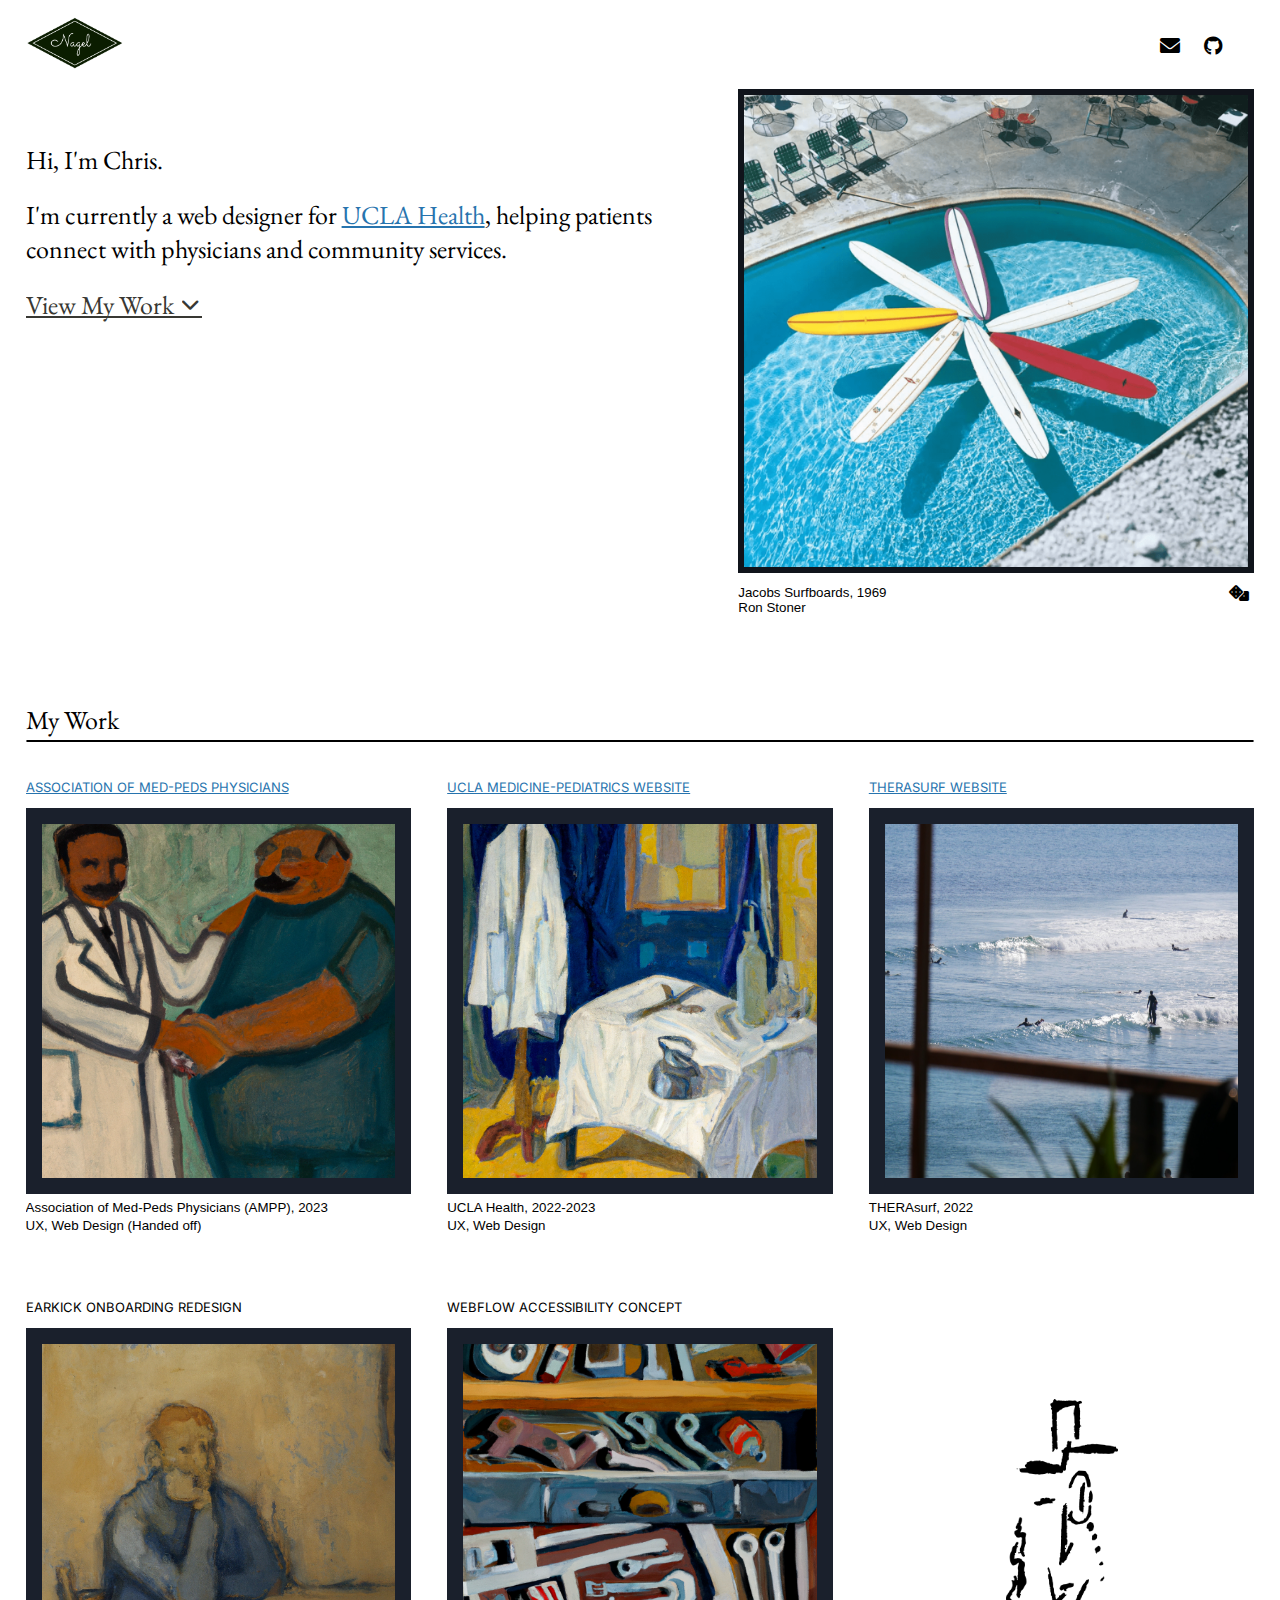
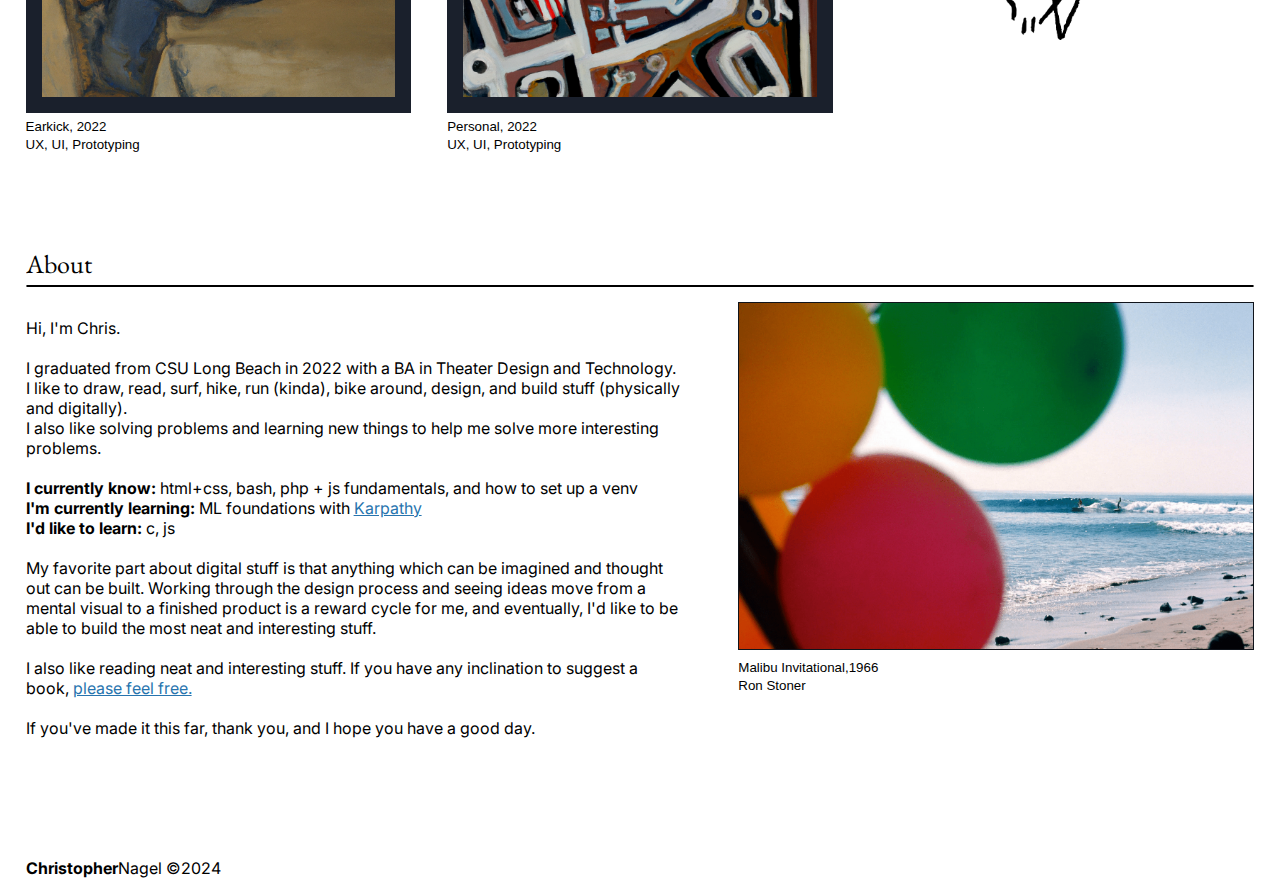
<file: index.html>
<!DOCTYPE html>
<html lang="en">
  <head>
    <meta charset="UTF-8" />
    <meta name="viewport" content="width=device-width, initial-scale=1.0" />
    <title>Chris's Website :)</title>

    <!-- Favicon -->
    <link rel="shortcut icon" type="image/x-icon" href="/favicon/favicon.ico" />
    <link
      rel="icon"
      type="image/png"
      sizes="16x16"
      href="/favicon/favicon-16x16.png"
    />
    <link
      rel="icon"
      type="image/png"
      sizes="32x32"
      href="/favicon/favicon-32x32.png"
    />
    <link
      rel="apple-touch-icon"
      sizes="180x180"
      href="/favicon/apple-touch-icon.png"
    />
    <link
      rel="android-icon"
      type="image/png"
      sizes="192x192"
      href="/favicon/android-chrome-192x192.png"
    />
    <link
      rel="android-icon"
      type="image/png"
      sizes="512x512"
      href="/favicon/android-chrome-512x512.png"
    />

    <!-- External CSS -->
    <link
      rel="stylesheet"
      href="https://cdnjs.cloudflare.com/ajax/libs/font-awesome/6.0.0/css/all.min.css"
    />
    <link rel="stylesheet" href="styles.css" />

    <!-- Fonts -->
    <link rel="preconnect" href="https://fonts.googleapis.com" />
    <link rel="preconnect" href="https://fonts.gstatic.com" crossorigin />
    <link
      href="https://fonts.googleapis.com/css2?family=EB+Garamond:ital,wght@0,400..800;1,400..800&family=Inter:wght@100..900&display=swap"
      rel="stylesheet"
    />

    <!-- External JavaScript -->
    <script src="scripts.js" defer></script>
  </head>
  <body>
    <!-- Navigation -->
    <nav class="navbar">
      <div class="navbar-content">
        <div class="logo">
          <a href="#" id="logo-link">
            <img src="/images/logo.png" alt="Logo" id="logo" />
          </a>
        </div>
        <div class="nav-links">
          <a href="mailto:chris@christophernagel.com" class="icon-link">
            <i class="fa-solid fa-envelope fa-lg"></i>
          </a>
          <a
            href="https://github.com/christophernagel"
            target="_blank"
            class="icon-link"
          >
            <i class="fa-brands fa-github github-icon"></i>
          </a>
        </div>
      </div>
    </nav>
    <!-- Site Sections -->
    <div class="wrapper">
      <!-- Welcome Section -->
      <section
        class="section about"
        style="padding-top: 4px; padding-bottom: 48px"
      >
        <div class="about-text">
          <h2 style="padding-top: 32px">Hi, I'm Chris.</h2>
          <h2>
            I'm currently a web designer for
            <a href="https://www.uclahealth.org/" target="_blank">UCLA Health</a
            >, helping patients connect with physicians and community services.
          </h2>
          <h2 style="margin-bottom: 88px">
            <a class="welcome-button" href="#my-work"
              >View My Work
              <i
                class="fa-solid fa-chevron-down"
                style="transform: scale(0.72)"
              ></i
            ></a>
          </h2>
        </div>
        <div class="about-image about">
          <img id="shuffleImage" src="" alt="" />
          <div class="caption-container">
            <small id="imageCaption"></small>
            <i class="fa-solid fa-dice shuffle-icon" id="shuffleIcon"></i>
          </div>
        </div>
      </section>

      <!-- Portfolio Section -->
      <h2 id="my-work">My Work</h2>
      <hr style="margin-bottom: 24px" />
      <section class="portfolio" style="padding-bottom: 72px">
        <div class="portfolio-item">
          <h3>
            <a
              class="portfolio-title"
              href="https://associationmedpeds.org/"
              target="_blank"
              >ASSOCIATION OF MED-PEDS PHYSICIANS</a
            >
          </h3>
          <a href="https://associationmedpeds.org/" target="_blank">
            <img
              src="/images/AMPP.png"
              alt="Association of Med-Peds Physicians"
            />
          </a>
          <small>
            Association of Med-Peds Physicians (AMPP), 2023<br />UX, Web Design
            (Handed off)
          </small>
        </div>
        <div class="portfolio-item">
          <h3>
            <a
              class="portfolio-title"
              href="https://www.uclahealth.org/departments/medicine/medicine-pediatrics"
              target="_blank"
              >UCLA MEDICINE-PEDIATRICS WEBSITE</a
            >
          </h3>
          <a
            href="https://www.uclahealth.org/departments/medicine/medicine-pediatrics"
            target="_blank"
          >
            <img src="/images/MP.png" alt="UCLA Health Medicine-Pediatrics" />
          </a>
          <small>UCLA Health, 2022-2023<br />UX, Web Design</small>
        </div>
        <div class="portfolio-item">
          <h3>
            <a
              class="portfolio-title"
              href="https://www.therasurf.org/"
              target="_blank"
              >THERASURF WEBSITE</a
            >
          </h3>
          <a href="https://www.therasurf.org/" target="_blank">
            <img
              style="aspect-ratio: 1/1"
              src="/images/therasurf.jpg"
              alt="THERAsurf"
            />
          </a>
          <small>THERAsurf, 2022<br />UX, Web Design</small>
        </div>
        <div class="portfolio-item">
          <h3>EARKICK ONBOARDING REDESIGN</h3>
          <img src="/images/earkick.png" alt="Earkick" />
          <small>Earkick, 2022<br />UX, UI, Prototyping</small>
        </div>
        <div class="portfolio-item">
          <h3>WEBFLOW ACCESSIBILITY CONCEPT</h3>
          <img src="/images/toolbox.png" alt="Webflow Accessibility Concept" />
          <small>Personal, 2022<br />UX, UI, Prototyping</small>
        </div>
        <div class="portfolio-item last-child">
          <a href="#about">
            <img src="/images/monacle.png" alt="About" />
          </a>
        </div>
      </section>

      <!-- About Section -->
      <h2 id="about">About</h2>
      <hr />
      <section
        class="section contact"
        style="padding-top: 12px; padding-bottom: 64px"
      >
        <div class="about-text">
          <p>
            Hi, I'm Chris. <br /><br />I graduated from CSU Long Beach in 2022
            with a BA in Theater Design and Technology. <br />I like to draw,
            read, surf, hike, run (kinda), bike around, design, and build stuff
            (physically and digitally). <br />I also like solving problems and
            learning new things to help me solve more interesting problems.
            <br /><br />
            <b>I currently know:</b> html+css, bash, php + js fundamentals, and
            how to set up a venv
            <br />
            <b>I'm currently learning:</b> ML foundations with
            <a href="https://www.youtube.com/@AndrejKarpathy">Karpathy</a>
            <br />
            <b>I'd like to learn:</b> c, js <br /><br />
            My favorite part about digital stuff is that anything which can be
            imagined and thought out can be built. Working through the design
            process and seeing ideas move from a mental visual to a finished
            product is a reward cycle for me, and eventually, I'd like to be
            able to build the most neat and interesting stuff.
            <br /><br />
            I also like reading neat and interesting stuff. If you have any
            inclination to suggest a book,
            <a href="mailto:chris@christophernagel.com">please feel free.</a>
            <br /><br />
            If you've made it this far, thank you, and I hope you have a good
            day.
          </p>
        </div>
        <div class="about-image contact">
          <img src="/images/malibu.png" alt="Contact image" />
          <small>Malibu Invitational,1966<br />Ron Stoner</small>
        </div>
      </section>
      <button id="scrollToTop" title="Go to top">↑</button>
      <p><b>Christopher</b>Nagel ©2024</p>
    </div>
  </body>
</html>
</file>
<file: styles.css>
* {
  box-sizing: border-box;
}

html {
  scroll-behavior: smooth;
  scroll-padding-top: 104px;
}

body {
  margin: 0;
  padding: 1px 0 0;
  font-family: Arial, sans-serif;
}

h2 {
  font-size: 26px;
  font-family: "EB Garamond", serif;
  font-weight: 400;
}

h3 {
  font-size: 13px;
  font-family: "Inter", sans-serif;
  font-weight: 400;
}

p {
  font-size: 16px;
  font-family: "Inter", sans-serif;
  font-weight: 400;
}

hr {
  border: 0.5px solid black;
  border-radius: 5px;
  margin: -18px 0 3px;
}

.navbar {
  position: sticky;
  top: 0;
  background-color: #ffffff;
  z-index: 1000;
  width: 100%;
  padding: 16px 0 12px;
}

.navbar-content {
  display: flex;
  align-items: center;
  justify-content: space-between;
  padding-right: 2.5%;
}

.wrapper,
.navbar-content {
  width: 96%;
  max-width: 1724px;
  margin: 0 auto;
  overflow-x: hidden;
}

.logo img {
  height: 52px;
}

.icon-link {
  color: black;
  display: flex;
  align-items: center;
  justify-content: center;
}

.icon-link:hover,
.icon-link:focus {
  color: #527979;
}

.github-icon {
  font-size: 19px;
}

.nav-links {
  display: flex;
  gap: 24px;
  align-items: center;
}

.nav-links a {
  text-decoration: none;
}

.section {
  display: flex;
  margin-bottom: 40px;
  width: 100%;
  justify-content: space-between;
}

.about-text {
  width: 58%;
  padding-right: 56px;
}

.about-image {
  width: 42%;
}

.about-image img {
  max-width: 100%;
  height: auto;
  object-fit: cover;
  margin-bottom: 4px;
}

.about-image.about {
  aspect-ratio: 1/0.937;
}

.about-image.about img {
  border: 6px solid #10141b;
  width: 100%;
  height: 100%;
  object-fit: cover;
  object-position: center;
  transition: opacity 0.3s ease;
}

.about-image.contact img {
  border: 1px solid #10141b;
}

.portfolio {
  display: flex;
  flex-wrap: wrap;
  justify-content: flex-start;
  margin: -18px;
  width: calc(100% + 36px);
  row-gap: 16px;
}

.portfolio-item {
  width: calc(33.333% - 36px);
  margin: 18px;
}

.portfolio-item img {
  width: 100%;
  height: auto;
  border: 16px solid #1a202c;
  transition: border-color 0.3s ease;
}

.portfolio-item img:hover {
  border-color: #272d31;
}

.portfolio-item:last-child {
  display: flex;
  justify-content: center;
  align-items: center;
}

.portfolio-item:last-child a {
  display: flex;
  justify-content: center;
  align-items: center;
  width: 100%;
}

.portfolio-item:last-child img {
  max-width: 112px;
  border: none;
}

a {
  color: #2774ae;
  text-decoration: none;
  transition: color 0.3s ease;
}

a:hover,
a:focus {
  color: #215387;
}

.welcome-button {
  color: #383833;
  font-family: "EB Garamond", serif;
  font-size: 26px;
  font-weight: 400;
  position: relative;
}

.welcome-button:hover,
.welcome-button:focus {
  color: #527979;
}

.welcome-button::after {
  content: "";
  position: absolute;
  left: 0;
  bottom: 4px;
  width: 100%;
  height: 1.5px;
  background-color: currentColor;
}

a:not(.welcome-button):not(.nav-links a) {
  text-decoration: underline;
}

#scrollToTop {
  position: fixed;
  bottom: 20px;
  right: 20px;
  z-index: 99;
  font-size: 18px;
  border: 2px solid black;
  background-color: #ffffff;
  color: black;
  cursor: pointer;
  padding: 9px 12px;
  border-radius: 16px;
  display: none;
  transition: background-color 0.3s ease, color 0.3s ease;
}

#scrollToTop:hover {
  background-color: #d0f2fc;
}

.caption-container {
  display: flex;
  justify-content: space-between;
  align-items: flex-start;
  margin-top: 4px;
}

.caption-container .shuffle-icon {
  cursor: pointer;
  padding-left: 10px;
  padding-right: 5px;
  transition: color 0.3s ease;
}

.caption-container .shuffle-icon:hover {
  color: #527979;
}

@media (max-width: 1111px) {
  .portfolio-item {
    width: calc(50% - 36px);
  }
}

@media (max-width: 748px) {
  .wrapper,
  .navbar-content {
    width: 94%;
  }

  .portfolio-item {
    width: 100%;
  }

  .section {
    flex-direction: column;
  }

  .about-text,
  .about-image {
    width: 100%;
    padding-right: 0;
  }

  h2,
  .welcome-button {
    font-size: 22px;
  }
}
</file>
